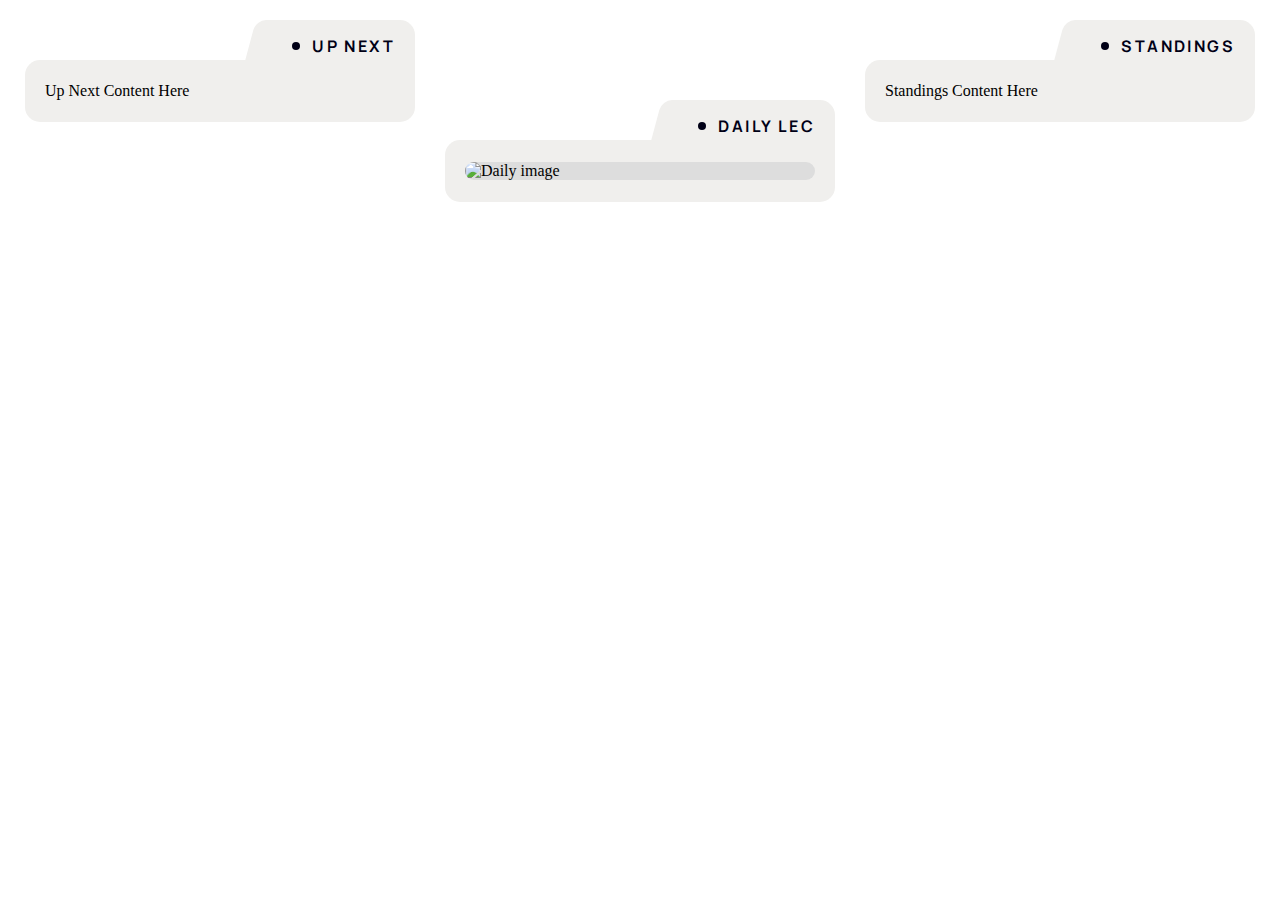
<file: docs/index.html>
<!DOCTYPE html>
<html>
  <head>
    <meta charset="utf-8" />
    <meta name="viewport" content="width=device-width, initial-scale=1.0" />
    <title>Daily LEC</title>
    <link rel="preconnect" href="https://fonts.googleapis.com" />
    <link rel="preconnect" href="https://fonts.gstatic.com" crossorigin />
    <link
      href="https://fonts.googleapis.com/css2?family=Manrope:wght@200..800&display=swap"
      rel="stylesheet"
    />
    <link rel="stylesheet" href="styles.css" />
  </head>
  <body>
    <div class="container">
      <div class="panel up_next">
        <div class="panel__tab">
          <div class="panel__tab__header">
            <span class="dot"></span>
            <h3>Up Next</h3>
          </div>
        </div>
        <div class="panel__body"> Up Next Content Here </div>
      </div>

      <div class="panel daily_lec">
        <div class="panel__tab">
          <div class="panel__tab__header">
            <span class="dot"></span>
            <h3>Daily LEC</h3>
          </div>
        </div>
        <div class="panel__body">
          <div class="panel__media">
            <img id="img" alt="Daily image" />
          </div>
        </div>
      </div>

      <div class="panel standings">
        <div class="panel__tab">
          <div class="panel__tab__header">
            <span class="dot"></span>
            <h3>Standings</h3>
          </div>
        </div>
        <div class="panel__body"> Standings Content Here </div>
      </div>

      <div class="pager">
        <button id="prev" aria-label="Previous">←</button>
        <button id="next" aria-label="Next">→</button>
      </div>
    </div>
    <script src="scripts.js"></script>
  </body>
</html>
</file>
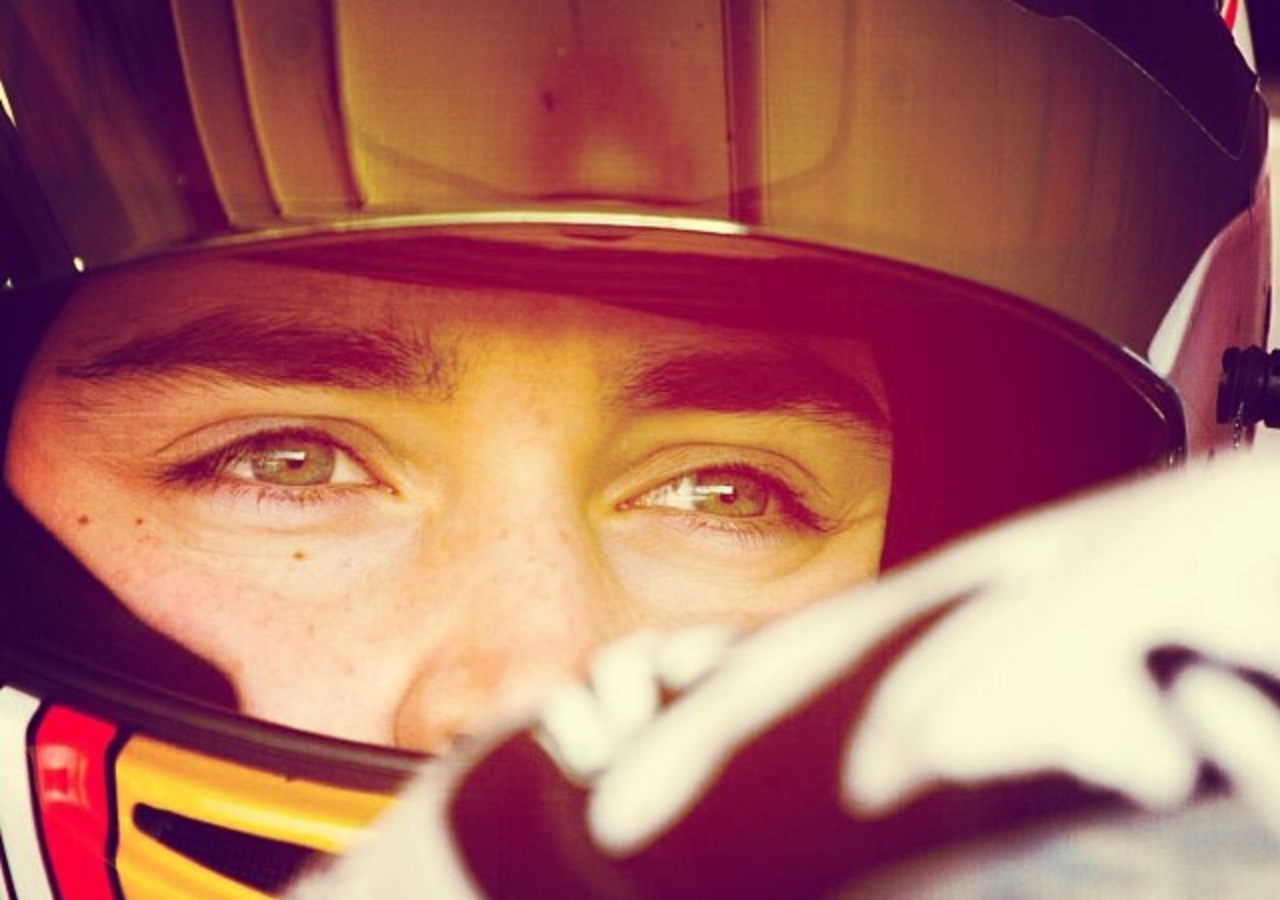
<file: widget/index.html>
<!DOCTYPE html>
<html>
  <head>
    <meta charset="utf-8" />
    <meta name="viewport" content="width=device-width,initial-scale=1" />
    <title>Daily image</title>
    <style>
      html,
      body {
        margin: 0;
        height: 100%;
        background: transparent;
      }
      img {
        width: 100%;
        height: 100%;
        object-fit: cover;
        display: block;
      }
    </style>
  </head>
  <body>
    <img id="img" alt="Daily image" />
    <script>
      async function main() {
        const meta = await fetch("./meta.json", { cache: "no-store" }).then(
          (r) => r.json()
        );
        const v = encodeURIComponent(meta.updated_at || Date.now());
        document.getElementById("img").src = "./current.jpg?v=" + v;
      }
      main();
    </script>
  </body>
</html>
</file>
<file: docs/styles.css>
body {
  margin: 10px;
}

.container {
  width: 100%;
  margin: 0 auto;
  padding-top: 50px;
  box-sizing: border-box;
  display: flex;
  flex-direction: row;
}

.panel {
  position: relative;
  padding: 22px 20px 22px 20px;
  box-sizing: border-box;
  border-radius: 15px 0px 15px 15px;
  background: #f0efed;
  flex: 1 1 0;
  width: auto;
  margin: 0 15px;
}

.panel__tab {
  position: absolute;
  right: 0;
  width: fit-content;
  height: 30px;
  top: -40px;
  border-radius: 15px 15px 0px 0px;
  background: #f0efed;
  z-index: -1;
  padding: 10px;
}

.panel__tab::before {
  content: "";
  position: absolute;
  left: -16px;
  top: 0;
  width: 40px;
  height: 100%;
  background: #f0efed;
  transform: skewX(-15deg);
  transform-origin: top right;
  border-top-left-radius: 10px;
}

.panel__tab__header {
  display: flex;
  align-items: center;
  justify-content: flex-end;
  gap: 12px;
  padding: 5px 10px 14px;
}

.dot {
  width: 8px;
  height: 8px;
  border-radius: 999px;
  background: #000016;
}

.panel__tab__header h3 {
  margin: 0;
  font-family: "Manrope";
  font-size: 16px;
  letter-spacing: 0.15em;
  text-transform: uppercase;
  color: #000016;
}

.panel__body {
  display: flex;
  flex-direction: column;
  height: 100%;
}

.panel__content {
  display: flex;
  flex-direction: column;
  justify-content: space-evenly;
  height: 100%;
}

.up_next .panel__media {
  width: 100%;
  border: solid 2px #000016;
  border-radius: 10px;
  overflow: hidden;
  background: #ddd;
  margin: 20px 0 0 0;
}

.up_next .panel__media img {
  width: 100%;
  object-fit: contain;
}

#round-num {
  font-family: "acumin-pro-wide";
  font-weight: 700;
  letter-spacing: 0.05em;
  font-size: 28px;
  margin: 0;
  text-transform: uppercase;
}

#round-location {
  font-family: "Manrope";
  font-weight: 600;
  letter-spacing: 0.1em;
  margin: 0;
  text-transform: uppercase;
}

.race-countdown {
  flex: 1; /* take remaining space */
  min-height: 0; /* important in flex layouts */
  display: flex;
  padding: 15px;
  margin: 0;
  background: #000016;
  color: #f1f1f1;
  font-family: "Manrope";
  font-size: 15px;
  font-weight: 600;
  letter-spacing: 0.1em;
  flex-wrap: wrap;
  align-content: center;
  justify-content: center;
}

.daily_lec .panel__content {
  height: 100%;
}

.panel.daily_lec {
  top: 80px;
}

.daily_lec .panel__media {
  width: 100%;
  height: 100%;
  border-radius: 10px;
  overflow: hidden;
  background: #ddd;
}

.daily_lec .panel__media img {
  width: 100%;
  height: 100%;
  display: block;
  object-fit: cover;
}

#stand-year {
  font-family: "acumin-pro-wide";
  font-weight: 700;
  letter-spacing: 0.05em;
  font-size: 28px;
  margin: 0 0 7px 0;
  text-transform: uppercase;
  line-height: 1.1em;
}

#stand-title {
  font-family: "Manrope";
  font-weight: 600;
  letter-spacing: 0.1em;
  margin: 0 0 7px 0;
  text-transform: uppercase;
}

table {
  border-collapse: separate;
  border-spacing: 4px 3px;
  width: 100%;
}

th,
td {
  padding: 10px 14px;
  font-family: "Manrope";
  font-weight: 500;
  font-size: 15px;
}

th {
  background-color: #000016;
  color: #fff;
  text-align: left;
  border-radius: 10px 0px 0px 10px;
}

td {
  background-color: #fff;
  text-align: center;
  border-radius: 0px 10px 10px 0px;
}

.separator {
  width: 100%;
  margin: 10px 0 15px 0;
  border-bottom: 2px solid #000016;
}

.pager__btn {
  width: 110px;
  height: 70px;
  border-radius: 12px;
  border: 2px solid #000016;
  background: transparent;
  display: grid;
  place-items: center;
  padding: 0;
  cursor: pointer;
  transform: skewX(-12deg);
  margin-top: 40px;
}

.pager__icon {
  font-size: 38px;
  color: #000016;
  margin-bottom: 5px;
  transform: skewX(12deg);
}

.pager__btn:active {
  transform: skewX(-12deg) scale(0.98);
}
.pager__btn:focus-visible {
  outline: 3px solid rgba(0, 0, 22, 0.25);
  outline-offset: 3px;
}

/* mobile mode */
@media (max-width: 640px) {
  body {
    margin: 0;
  }
  .container {
    height: 650px;
  }
  .panel {
    display: none;
    margin: 0 5px;
  }
  .panel.is-active {
    display: block;
    padding: 35px 30px 35px 30px;
  }

  .pager {
    display: flex;
    gap: 14px;
  }

  .panel.daily_lec {
    top: 0;
  }
}

/* desktop mode */
@media (min-width: 641px) {
  .pager {
    display: none;
  }
}
</file>
